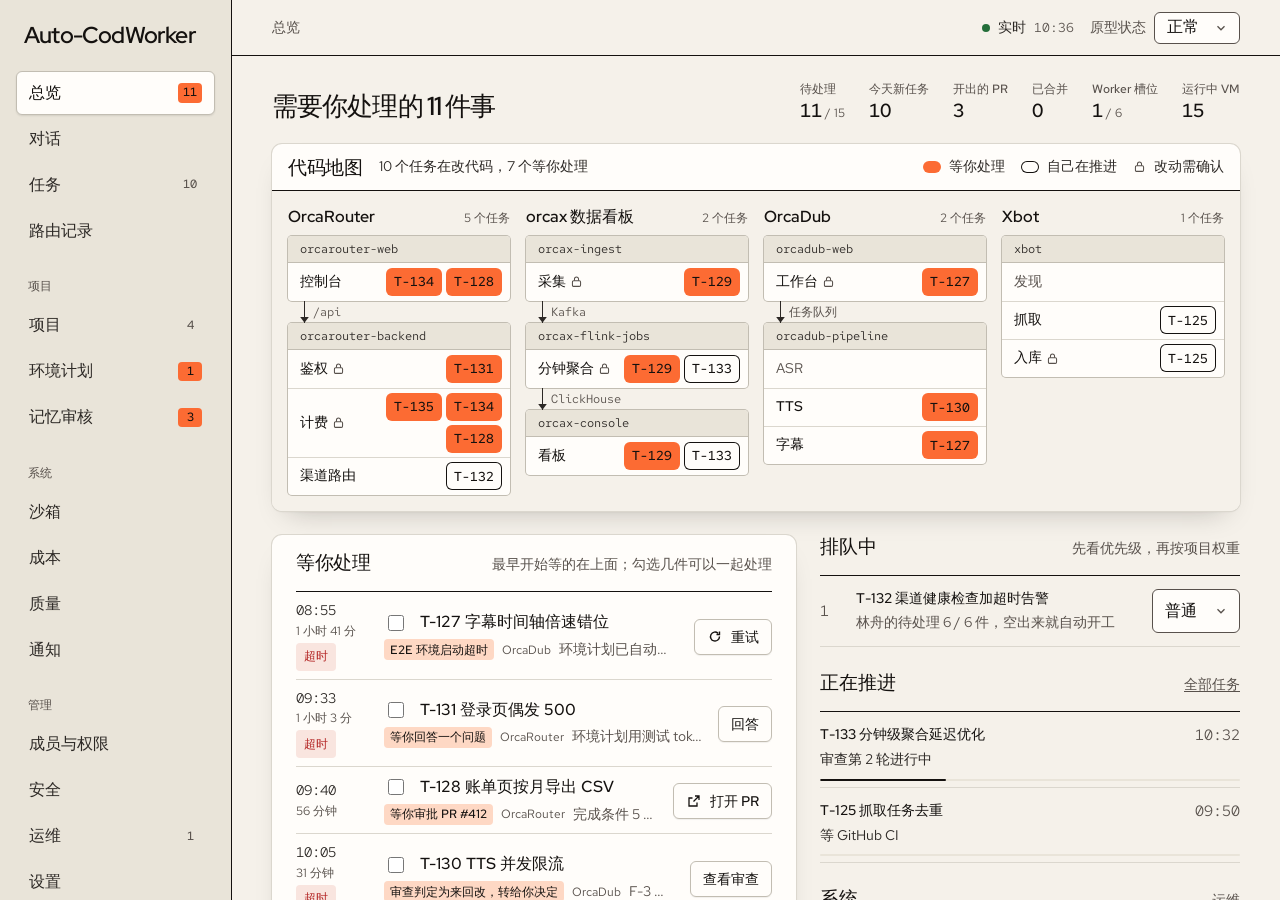
<file: prototype/index.html>
<!DOCTYPE html>
<html lang="zh-CN">
<head>
<meta charset="utf-8">
<meta name="viewport" content="width=device-width, initial-scale=1">
<title>Auto-CodWorker 控制台原型</title>
<meta name="description" content="Auto-CodWorker 控制台的可交互原型：需要你处理的事项、任务时间线与完成条件、路由记录、环境计划确认。">
<link rel="preload" href="./fonts/red-hat-text-latin-400-normal.woff2" as="font" type="font/woff2" crossorigin>
<link rel="stylesheet" href="./app.css">
</head>
<body>
<a class="skip" href="#main">跳到主要内容</a>
<div class="shell" id="shell">
  <aside class="side" id="side" aria-label="主导航">
    <a class="wordmark" href="#overview" aria-label="Auto-CodWorker 总览">Auto-CodWorker</a>
    <nav class="nav-group" aria-label="工作">
      <ul class="nav" id="nav-work"></ul>
    </nav>
    <nav class="nav-group" aria-label="项目">
      <span>项目</span>
      <ul class="nav" id="nav-proj"></ul>
    </nav>
    <nav class="nav-group" aria-label="系统">
      <span>系统</span>
      <ul class="nav" id="nav-sys"></ul>
    </nav>
    <nav class="nav-group" aria-label="管理">
      <span>管理</span>
      <ul class="nav" id="nav-admin"></ul>
    </nav>
    <div class="side-foot">
      <span>KaifengAn，管理</span>
      <span>原型使用示例数据，操作走 mock 接口</span>
    </div>
  </aside>
  <div class="main">
    <header class="bar">
      <button class="btn btn--line menu-btn" type="button" id="menu-btn" aria-expanded="false" aria-controls="side">
        <svg viewBox="0 0 16 16" aria-hidden="true"><path d="M2 4h12M2 8h12M2 12h12" stroke="currentColor" stroke-width="1.5" fill="none"/></svg>菜单
      </button>
      <div class="crumbs" id="crumbs"></div>
      <div class="spacer"></div>
      <span class="live" id="live" role="status" aria-live="off"></span>
      <label class="demo"><span>原型状态</span>
        <span class="select-wrap">
          <select class="select" id="demo" aria-label="原型数据状态">
            <option value="full">正常</option>
            <option value="loading">加载中</option>
            <option value="empty">空</option>
            <option value="error">出错</option>
          </select>
          <svg viewBox="0 0 16 16" aria-hidden="true"><path d="M4 6l4 4 4-4" stroke="currentColor" stroke-width="1.5" fill="none"/></svg>
        </span>
      </label>
    </header>
    <main id="main" class="page" tabindex="-1">
      <noscript><p>这个原型需要开启 JavaScript 才能切换页面和加载示例数据。</p></noscript>
    </main>
  </div>
</div>
<div id="toast-root" aria-live="polite"></div>
<script src="./data.js"></script>
<script src="./app.js"></script>
</body>
</html>
</file>
<file: prototype/app.css>
/* Hallmark · shape: app screen · genre: modern-minimal · theme: Furrow (chosen by the user, restyle of the Vantage build; the overview gains a code map) · redesign: restyle
 * nav: sidebar of 15 destinations in 4 groups, collapses to a menu under 60rem · signature: a code map of every project at once, a box per repo with call arrows, a row per module, a chip per task on each module it changes, one open as a notebook card · states: loading, empty, error, full on every data region
 * axes: light/grotesk-sans/warm-tangerine · posture: committed · contrast: pass · v2.0.0 */
/* Hallmark · tangerine is only ever a fill with ink on it (primary keys, the selected tab, the open pin, counts, the holding edge); green marks what passed; mono only for times, ids, commits, money and sizes */
@import url("./tokens.css");
@import url("./base.css");

:root {
  --color-warning: oklch(50% 0.12 65);
  --color-scrim: oklch(18% 0.006 60 / 0.35);
  --sidebar: 232px;
  --bar: 56px;
  --control: 44px;
  --font-mono: var(--font-outlier);
}

body { font-weight: 400; }
h1 { font-size: var(--text-display-s); font-weight: 600; line-height: 1; max-width: none; }
h2 { font-size: var(--text-lg); font-weight: 600; letter-spacing: -0.015em; line-height: 1.15; }
h3 { font-size: var(--text-title); font-weight: 500; letter-spacing: 0; }
small, .meta { font-size: var(--text-sm); color: var(--color-muted); }
.ink-2 { color: var(--color-ink-2); }
.num { font-variant-numeric: tabular-nums; }
.num .u { color: var(--color-muted); font-size: 0.8em; }
code, .code { font-family: var(--font-mono); font-size: 0.9em; color: var(--color-ink); }
td.num, .timeline time, .mono { font-family: var(--font-mono); font-size: 0.92em; font-variant-numeric: tabular-nums; }

#main:focus { outline: none; }

/* skip link */
.skip { position: absolute; left: var(--space-md); top: var(--space-md); z-index: var(--z-tooltip); padding: var(--space-xs) var(--space-md); background: var(--color-accent); color: var(--color-accent-ink); border-radius: var(--radius-card); transform: translateY(-200%); }
.skip:focus-visible { transform: none; }

/* shell */
.shell { display: grid; grid-template-columns: var(--sidebar) minmax(0, 1fr); height: 100dvh; }
.side { height: 100dvh; display: flex; flex-direction: column; gap: var(--space-lg); padding: var(--space-lg) var(--space-md); background: var(--color-paper-3); border-right: var(--rule-hair) solid var(--color-ink); overflow-y: auto; }
.wordmark { display: flex; align-items: baseline; gap: var(--space-xs); padding: 0 var(--space-xs); color: var(--color-ink); text-decoration: none; font: 600 var(--text-xl)/1 var(--font-display); letter-spacing: -0.035em; }
.wordmark:focus-visible { outline-offset: 4px; }
.nav { display: grid; gap: var(--space-3xs); margin: 0; padding: 0; list-style: none; }
.nav a { position: relative; display: flex; align-items: center; justify-content: space-between; gap: var(--space-xs); min-height: var(--control); padding: 0 var(--space-sm); border: var(--rule-hair) solid transparent; border-radius: var(--radius-pill); color: var(--color-ink-2); font-weight: 500; text-decoration: none; transition: background-color var(--dur-short) var(--ease-out), color var(--dur-short) var(--ease-out); }
.nav a::before { content: ""; position: absolute; inset: -4px 0; }
@media (hover: hover) { .nav a:hover { background: color-mix(in oklab, var(--color-paper-2) 60%, transparent); color: var(--color-ink); } }
.nav a:active { transform: translateY(1px); }
.nav a[aria-current="page"] { background: var(--color-paper-2); border-color: var(--color-rule-2); color: var(--color-ink); box-shadow: inset 0 1px 0 var(--color-sheet), 0 1px 2px var(--color-shade); }
.nav .count { min-width: 1.5rem; padding: 0 var(--space-2xs); border-radius: var(--radius-chip); background: var(--color-accent); color: var(--color-accent-ink); font: 500 var(--text-xs)/1.6 var(--font-mono); text-align: center; font-variant-numeric: tabular-nums; }
.nav .count--quiet { background: transparent; color: var(--color-muted); }
.nav-group { display: grid; gap: var(--space-xs); }
.nav-group > span { padding: 0 var(--space-sm); font-size: var(--text-xs); font-weight: 500; color: var(--color-muted); }
.side-foot { margin-top: auto; padding: var(--space-sm); border-top: var(--rule-hair) solid var(--color-ink); font-size: var(--text-sm); color: var(--color-muted); display: grid; gap: var(--space-2xs); }

.main { min-width: 0; height: 100dvh; overflow-y: auto; display: flex; flex-direction: column; }
.bar { position: sticky; top: 0; z-index: var(--z-sticky-nav); display: flex; align-items: center; gap: var(--space-md); min-height: var(--bar); padding: 0 var(--space-xl); background: var(--color-paper); border-bottom: var(--rule-hair) solid var(--color-ink); }
.bar .crumbs { display: flex; align-items: center; gap: var(--space-xs); min-width: 0; font-size: var(--text-sm); color: var(--color-muted); }
.bar .crumbs a { color: var(--color-ink-2); text-decoration: none; }
.bar .crumbs a:hover { color: var(--color-ink); text-decoration: underline; }
.bar .crumbs svg { width: 14px; height: 14px; flex-shrink: 0; }
.bar .spacer { flex: 1; }
.demo { display: flex; align-items: center; gap: var(--space-xs); font-size: var(--text-sm); color: var(--color-muted); }
.demo select { min-height: 32px; }
.live { display: inline-flex; align-items: center; gap: var(--space-xs); font-size: var(--text-sm); color: var(--color-ink-2); }
.live::before { content: ""; width: 8px; height: 8px; border-radius: 50%; background: var(--color-green); box-shadow: 0 0 0 0 color-mix(in oklab, var(--color-green) 50%, transparent); animation: beat 2.4s var(--ease-out) infinite; }
.live .mono { color: var(--color-muted); }
@keyframes beat { 0% { box-shadow: 0 0 0 0 color-mix(in oklab, var(--color-green) 45%, transparent); } 70%, 100% { box-shadow: 0 0 0 7px color-mix(in oklab, var(--color-green) 0%, transparent); } }

.page { width: 100%; max-width: var(--container); margin-inline: auto; padding: var(--space-lg) var(--space-xl) var(--space-3xl); display: grid; gap: var(--space-lg); }
.page-head { display: flex; align-items: flex-end; justify-content: space-between; gap: var(--space-lg); flex-wrap: wrap; }
.page-head p { color: var(--color-ink-2); margin-top: var(--space-xs); max-width: 60ch; }
.region { display: grid; grid-template-columns: minmax(0, 1fr); gap: var(--space-md); min-width: 0; }
.region-head { display: flex; align-items: baseline; justify-content: space-between; gap: var(--space-md); flex-wrap: wrap; }
.region-head p { color: var(--color-muted); font-size: var(--text-sm); }

/* controls */
.btn { position: relative; display: inline-flex; align-items: center; justify-content: center; gap: var(--space-xs); min-height: var(--control); padding: 0 var(--space-md); border: var(--rule-hair) solid color-mix(in oklab, var(--color-accent) 78%, var(--color-ink)); border-radius: var(--radius-pill); background: var(--color-accent); color: var(--color-accent-ink); font: 500 var(--text-sm)/1 var(--font-body); white-space: nowrap; text-decoration: none; cursor: pointer; box-shadow: inset 0 1px 0 color-mix(in oklab, var(--color-sheet) 32%, transparent), inset 0 -1px 0 color-mix(in oklab, var(--color-ink) 10%, transparent), 0 1px 2px color-mix(in oklab, var(--color-ink) 14%, transparent); transition: background-color var(--dur-short) var(--ease-out), border-color var(--dur-short) var(--ease-out), box-shadow var(--dur-short) var(--ease-out), transform var(--dur-micro) var(--ease-out); }
.btn::before { content: ""; position: absolute; inset: -4px; }
@media (hover: hover) { .btn:hover { background: color-mix(in oklab, var(--color-accent) 92%, var(--color-ink)); border-color: var(--color-ink); } }
.btn:active { transform: translateY(1px); box-shadow: inset 0 1px 2px color-mix(in oklab, var(--color-ink) 16%, transparent); }
.btn:focus-visible { outline: 2px solid var(--color-focus); outline-offset: 2px; }
.btn:disabled, .btn[aria-disabled="true"] { opacity: 0.55; cursor: not-allowed; transform: none; }
.btn[aria-busy="true"] { cursor: progress; }
.btn--line { background: var(--color-paper-2); color: var(--color-ink); border-color: var(--color-rule-2); box-shadow: inset 0 1px 0 var(--color-sheet), 0 1px 1px color-mix(in oklab, var(--color-ink) 6%, transparent); }
@media (hover: hover) { .btn--line:hover { background: var(--color-paper-2); border-color: var(--color-ink); } }
.btn--text { background: transparent; border-color: transparent; box-shadow: none; color: var(--color-ink); padding: 0 var(--space-xs); text-decoration: underline; text-decoration-thickness: 1px; text-underline-offset: 0.2em; }
@media (hover: hover) { .btn--text:hover { background: var(--color-paper-3); border-color: transparent; color: var(--color-ink); } }
.btn--text:active { box-shadow: none; }
.btn--danger { background: var(--color-paper-2); box-shadow: none; color: var(--color-error); border-color: var(--color-rule-2); }
@media (hover: hover) { .btn--danger:hover { background: var(--color-paper-3); border-color: var(--color-error); } }
.btn svg { width: 16px; height: 16px; flex-shrink: 0; }
.btn .spin { width: 14px; height: 14px; border: 2px solid currentColor; border-right-color: transparent; border-radius: 50%; animation: spin 700ms linear infinite; }
@keyframes spin { to { transform: rotate(360deg); } }
.actions { display: flex; gap: var(--space-xs); flex-wrap: wrap; justify-content: flex-end; }

.input, .select, .textarea { width: 100%; min-height: var(--control); padding: 0 var(--space-sm); border: var(--rule-hair) solid var(--color-muted); border-radius: var(--radius-pill); background: var(--color-paper-2); color: var(--color-ink); font: 400 var(--text-md)/1.4 var(--font-body); outline: 2px solid transparent; outline-offset: -3px; transition: background-color var(--dur-short) var(--ease-out), border-color var(--dur-short) var(--ease-out); }
.textarea { min-height: 6rem; padding: var(--space-xs) var(--space-sm); resize: vertical; line-height: 1.55; font-size: var(--text-md); }
.select { appearance: none; padding-right: var(--space-xl); background-image: none; cursor: pointer; }
.select-wrap { position: relative; display: inline-flex; }
.select-wrap > svg { position: absolute; right: var(--space-sm); top: 50%; width: 14px; height: 14px; transform: translateY(-50%); pointer-events: none; color: var(--color-muted); }
@media (hover: hover) { .input:hover, .select:hover, .textarea:hover { border-color: var(--color-ink); } }
.input:focus-visible, .select:focus-visible, .textarea:focus-visible { outline-color: var(--color-focus); border-color: var(--color-ink-2); }
.input:disabled, .select:disabled, .textarea:disabled { opacity: 0.55; cursor: not-allowed; }
.input[aria-invalid="true"], .textarea[aria-invalid="true"] { border-color: var(--color-error); }
.input::placeholder, .textarea::placeholder { color: var(--color-muted); }
.field { display: grid; gap: var(--space-2xs); }
.field label { font-size: var(--text-sm); font-weight: 500; color: var(--color-ink-2); }
.field .help { min-height: 1lh; font-size: var(--text-sm); color: var(--color-muted); }
.field .help[data-error] { color: var(--color-error); }
.check { display: inline-flex; align-items: center; gap: var(--space-xs); min-height: var(--control); cursor: pointer; }
.check input { width: 18px; height: 18px; accent-color: var(--color-accent); cursor: pointer; }
.check input:focus-visible { outline: 2px solid var(--color-focus); outline-offset: 2px; }

/* tabs */
.tabs { display: flex; justify-self: start; max-width: 100%; gap: var(--space-3xs); padding: var(--space-2xs); border-radius: var(--radius-pill); background: var(--color-paper-3); overflow-x: auto; scrollbar-width: none; }
.tabs a, .tabs button { position: relative; display: inline-flex; align-items: center; gap: var(--space-xs); min-height: 40px; padding: 0 var(--space-md); border: 0; border-radius: var(--radius-chip); background: transparent; color: var(--color-ink-2); font: 500 var(--text-sm)/1 var(--font-body); white-space: nowrap; text-decoration: none; cursor: pointer; transition: color var(--dur-short) var(--ease-out), background-color var(--dur-short) var(--ease-out); }
@media (hover: hover) { .tabs a:hover, .tabs button:hover { color: var(--color-ink); background: color-mix(in oklab, var(--color-paper-2) 70%, transparent); } }
.tabs a:active, .tabs button:active { transform: translateY(1px); }
.tabs [aria-selected="true"], .tabs [aria-current="page"] { color: var(--color-accent-ink); background: var(--color-accent); box-shadow: inset 0 1px 0 color-mix(in oklab, var(--color-sheet) 30%, transparent); }
@media (hover: hover) { .tabs [aria-current="page"]:hover { background: var(--color-accent); } }
.tabs .n { font: 500 var(--text-xs)/1 var(--font-mono); color: inherit; opacity: 0.75; font-variant-numeric: tabular-nums; }

/* tables */
.table-wrap { overflow-x: auto; }
.table { width: 100%; border-collapse: collapse; font-size: var(--text-sm); border-top: var(--rule-hair) solid var(--color-ink); }
.table th { text-align: left; font-weight: 500; color: var(--color-muted); padding: var(--space-xs) var(--space-sm); border-bottom: var(--rule-hair) solid var(--color-rule); white-space: nowrap; }
.table td { padding: var(--space-sm); border-bottom: var(--rule-hair) solid var(--color-rule); vertical-align: top; color: var(--color-ink-2); }
.table td:first-child, .table th:first-child { padding-left: 0; }
.table td:last-child, .table th:last-child { padding-right: 0; }
.table td.num, .table th.num { text-align: right; font-variant-numeric: tabular-nums; }
.table tbody tr { transition: background-color var(--dur-short) var(--ease-out); }
.table tbody tr[data-href] { cursor: pointer; }
@media (hover: hover) { .table tbody tr[data-href]:hover { background: color-mix(in oklab, var(--color-paper-2) 70%, transparent); } }
.table .title { color: var(--color-ink); font-weight: 500; text-decoration: none; white-space: nowrap; }
.table .title:hover { text-decoration: underline; }
.table code { overflow-wrap: anywhere; }
.table td[data-label="支持的形态"], .table td[data-label="并发"], .table td[data-label="状态"] { white-space: nowrap; }
@media (min-width: 60.01rem) { .table .actions { flex-wrap: nowrap; } }
.table .sub { display: block; margin-top: var(--space-3xs); color: var(--color-muted); }
.table tr[data-leaving] { opacity: 0.4; }

/* state words */
.state { display: inline-flex; align-items: center; gap: var(--space-2xs); white-space: nowrap; }
.state svg { width: 14px; height: 14px; flex-shrink: 0; }
.state--you { padding: 0.1em 0.5em; border-radius: var(--radius-chip); background: var(--color-accent-soft); color: var(--color-ink); font-weight: 500; }
.state--run { color: var(--color-ink); }
.state--wait { color: var(--color-muted); }
.state--fail { color: var(--color-error); }
.state--ok { padding: 0.1em 0.5em; border-radius: var(--radius-chip); background: var(--color-green-soft); color: var(--color-green); font-weight: 500; }
.state--warn { color: var(--color-warning); }
.sev { display: inline-block; min-width: 2.2rem; padding: 0 var(--space-2xs); border: var(--rule-hair) solid var(--color-rule-2); border-radius: var(--radius-chip); text-align: center; font: 500 var(--text-xs)/1.6 var(--font-mono); color: var(--color-ink-2); }
.sev--p0, .sev--p1 { border-color: var(--color-error); color: var(--color-error); }

/* figures */
.figures { display: grid; grid-template-columns: repeat(4, minmax(0, 1fr)); border-top: var(--rule-hair) solid var(--color-ink); }
.figure-item { display: grid; gap: var(--space-2xs); padding: var(--space-sm) var(--space-lg); border-left: var(--rule-hair) solid var(--color-rule); }
.figure-item:first-child { padding-left: 0; border-left: 0; }
.figure-item:last-child { padding-right: 0; }
.figure-item dt { font-size: var(--text-sm); color: var(--color-muted); white-space: nowrap; }
.figure-item dd { margin: 0; font: 600 var(--text-xl)/1.1 var(--font-display); font-variant-numeric: tabular-nums; letter-spacing: -0.035em; }
.figure-item dd .u { font: 400 var(--text-sm)/1 var(--font-body); color: var(--color-muted); letter-spacing: 0; }

/* the ticks frame from the theme */
.ticks { position: relative; padding: var(--space-lg); border-radius: var(--radius-card); background: var(--color-paper-2); box-shadow: 0 0 0 1px var(--color-rule), var(--shadow-card); }


/* well */
.link-ext { display: inline-flex; align-items: center; gap: var(--space-2xs); color: var(--color-ink-2); font-size: var(--text-sm); }
.link-ext svg { width: 14px; height: 14px; flex-shrink: 0; }
.well { padding: var(--space-lg); background: var(--color-paper-2); border: var(--rule-hair) solid var(--color-rule); border-radius: var(--radius-card); }
.health { display: flex; flex-wrap: wrap; gap: var(--space-xs) var(--space-lg); align-items: center; color: var(--color-ink-2); font-size: var(--text-sm); }

/* overview layout */
.two { display: grid; grid-template-columns: minmax(0, 2fr) minmax(0, 1fr); gap: var(--space-xl); align-items: start; }

/* ticket detail */
.ticket-head { display: grid; gap: var(--space-sm); }
.ticket-head .line { display: flex; flex-wrap: wrap; gap: var(--space-xs) var(--space-lg); color: var(--color-muted); font-size: var(--text-sm); }
.ticket-head .line a { color: var(--color-ink-2); }
.ticket-state { display: flex; align-items: center; justify-content: space-between; gap: var(--space-md); flex-wrap: wrap; padding: var(--space-md) var(--space-lg); background: var(--color-paper-2); border: var(--rule-hair) solid var(--color-rule); border-radius: var(--radius-card); }
.ticket-state p { color: var(--color-ink); }
.detail { display: grid; grid-template-columns: minmax(0, 1fr) 380px; gap: var(--space-xl); align-items: start; }
.aside { display: grid; gap: var(--space-lg); }

.timeline { list-style: none; margin: 0; padding: 0; display: grid; }
.timeline li { display: grid; grid-template-columns: 64px 18px minmax(0, 1fr); gap: var(--space-sm); padding-bottom: var(--space-md); }
.timeline time { font-size: var(--text-sm); color: var(--color-muted); font-variant-numeric: tabular-nums; padding-top: var(--space-3xs); }
.timeline .rail { position: relative; display: flex; justify-content: center; }
.timeline .rail::before { content: ""; position: absolute; top: 20px; bottom: calc(-1 * var(--space-md)); left: 50%; width: 1px; background: var(--color-rule); }
.timeline li:last-child .rail::before { display: none; }
.timeline .rail svg { width: 16px; height: 16px; margin-top: var(--space-2xs); color: var(--color-muted); }
.timeline .body { display: grid; gap: var(--space-2xs); min-width: 0; }
.timeline .what { color: var(--color-ink); font-weight: 500; }
.timeline .detail-line { font-size: var(--text-sm); color: var(--color-muted); overflow-wrap: anywhere; }
.timeline li[data-kind="report"] .rail svg, .timeline li[data-kind="gate"] .rail svg { color: var(--color-ink); }
.timeline li[data-fail] .rail svg, .timeline li[data-fail] .what { color: var(--color-error); }
.timeline li[data-live] .rail svg { color: var(--color-accent-ink); background: var(--color-accent); border-radius: 50%; padding: var(--space-3xs); width: 18px; height: 18px; }
.timeline li[data-kind="shield"] .rail svg { color: var(--color-ink); }
.timeline li.new { animation: rise var(--dur-long) var(--ease-out); }
@keyframes rise { from { opacity: 0; transform: translateY(4px); } to { opacity: 1; transform: none; } }

.checklist { list-style: none; margin: 0; padding: 0; display: grid; }
.checklist li { display: grid; grid-template-columns: 20px minmax(0, 1fr); gap: var(--space-sm); padding: var(--space-sm) 0; border-top: var(--rule-hair) solid var(--color-rule); }
.checklist li:first-child { border-top: 0; padding-top: 0; }
.checklist svg { width: 18px; height: 18px; margin-top: var(--space-3xs); }
.checklist [data-r="pass"] svg { color: var(--color-green); }
.checklist [data-r="fail"] svg, .checklist [data-r="fail"] .t { color: var(--color-error); }
.checklist [data-r="wait"] svg { color: var(--color-muted); }
.checklist .t { color: var(--color-ink); font-weight: 500; }
.ranked li { grid-template-columns: 4rem minmax(0, 1fr); }
.checklist .s { display: block; font-size: var(--text-sm); color: var(--color-muted); }

dl.facts { display: grid; grid-template-columns: max-content minmax(0, 1fr); gap: var(--space-sm) var(--space-lg); margin: 0; }
dl.facts dt { color: var(--color-muted); font-size: var(--text-sm); padding-top: var(--space-3xs); }
dl.facts dd { margin: 0; color: var(--color-ink); }
dl.facts dd ul { margin: 0; padding-left: var(--space-md); }

/* chat */
.chat { display: grid; grid-template-columns: minmax(0, 1fr) 300px; gap: var(--space-xl); align-items: start; }
.thread { display: grid; gap: var(--space-lg); padding-bottom: var(--space-md); }
.msg { display: grid; gap: var(--space-xs); max-width: 72ch; }
.msg .who { font-size: var(--text-sm); color: var(--color-muted); }
.msg--me { justify-self: end; text-align: left; }
.msg--me .bubble { background: var(--color-paper-3); padding: var(--space-sm) var(--space-md); border-radius: var(--radius-card); color: var(--color-ink); }
.msg--router .bubble { color: var(--color-ink); }
.route-card { display: grid; gap: var(--space-md); margin-top: var(--space-xs); }
.route-card .opts { display: flex; flex-wrap: wrap; gap: var(--space-xs); }
.composer { position: sticky; bottom: 0; display: grid; gap: var(--space-xs); padding: var(--space-md) 0 var(--space-lg); background: var(--color-paper); border-top: var(--rule-hair) solid var(--color-rule); }
.composer .row { display: flex; gap: var(--space-sm); align-items: flex-end; }
.composer .row .textarea { min-height: 3rem; }

/* env diagram */
.diagram { width: 100%; height: auto; }
.diagram .box { fill: var(--color-paper-2); stroke: var(--color-ink); stroke-width: 1; }
.diagram .box--app { stroke: var(--color-ink); stroke-width: 2; }
.diagram .box--mock { stroke-dasharray: 4 4; }
.diagram .edge { fill: none; stroke: var(--color-muted); stroke-width: 1.25; }
.diagram .head { fill: var(--color-muted); }
.diagram text { fill: var(--color-ink); font-family: var(--font-body); font-size: 13px; }
.diagram .q { fill: var(--color-muted); font-size: 11.5px; }

.attempts { list-style: none; margin: 0; padding: 0; display: grid; gap: var(--space-sm); counter-reset: n; }
.attempts li { display: grid; grid-template-columns: 88px minmax(0, 1fr); gap: var(--space-md); font-size: var(--text-sm); color: var(--color-ink-2); }
.attempts li > span:first-child { color: var(--color-muted); }

/* settings */
.form-grid { display: grid; grid-template-columns: repeat(2, minmax(0, 1fr)); gap: var(--space-md) var(--space-xl); max-width: 760px; }
.savebar { position: sticky; bottom: 0; z-index: var(--z-sticky); display: flex; align-items: center; justify-content: space-between; gap: var(--space-md); padding: var(--space-md) var(--space-lg); background: var(--color-paper-2); border-radius: var(--radius-card); box-shadow: 0 0 0 1px var(--color-ink), var(--shadow-lift); }

/* memory */
.proposal { display: grid; grid-template-columns: minmax(0, 1fr) auto; gap: var(--space-md) var(--space-lg); padding: var(--space-lg) 0; border-top: var(--rule-hair) solid var(--color-rule); }
.proposal:first-child { border-top: 0; padding-top: 0; }
.proposal blockquote { margin: 0; padding-left: var(--space-md); border-left: 2px solid var(--color-rule-2); color: var(--color-ink); }
.proposal .from { grid-column: 1 / -1; font-size: var(--text-sm); color: var(--color-muted); }

/* bars in the cost table */
.bar-cell { display: flex; align-items: center; gap: var(--space-sm); min-width: 160px; }
.bar-cell .track { flex: 1; height: 6px; background: var(--color-paper-3); border-radius: var(--radius-pill); overflow: hidden; }
.bar-cell .fill { height: 100%; background: var(--color-ink-2); border-radius: var(--radius-pill); transform-origin: left; }

/* states */
.skeleton { display: grid; gap: var(--space-sm); }
.skeleton span { display: block; height: 14px; border-radius: var(--radius-card); background: var(--color-paper-3); }
.skeleton span:nth-child(3n) { width: 62%; }
.skeleton span:nth-child(3n+1) { width: 88%; }
.skeleton span:nth-child(3n+2) { width: 74%; }
.empty, .error { display: grid; gap: var(--space-xs); justify-items: start; padding: var(--space-xl) 0; }
.empty p, .error p { color: var(--color-ink-2); }
.error h3 { color: var(--color-error); }
.inline-error { color: var(--color-error); font-size: var(--text-sm); }
.note { font-size: var(--text-sm); color: var(--color-muted); }

/* toast for undo */
.toast { position: fixed; left: 50%; bottom: var(--space-lg); z-index: var(--z-toast); display: flex; align-items: center; gap: var(--space-md); width: max-content; max-width: min(36rem, calc(100% - 2 * var(--space-md))); padding: var(--space-sm) var(--space-sm) var(--space-sm) var(--space-md); background: var(--color-ink); border: 0; border-radius: var(--radius-card); color: var(--color-paper-2); box-shadow: var(--shadow-lift); transform: translateX(-50%); animation: rise var(--dur-short) var(--ease-out); }
.toast .btn--text { color: var(--color-paper-2); }
@media (hover: hover) { .toast .btn--text:hover { background: var(--color-ink-2); color: var(--color-paper-2); } }


/* utilities added in round 2 */
.ink { color: var(--color-ink); }
.attn { padding: 0.1em 0.5em; border-radius: var(--radius-chip); background: var(--color-accent-soft); color: var(--color-ink); font-weight: 500; }
.warn-line { display: flex; gap: var(--space-xs); align-items: flex-start; color: var(--color-warning); }
.warn-line svg { width: 14px; height: 14px; flex-shrink: 0; margin-top: var(--space-2xs); }
.stack-sm { display: grid; gap: var(--space-sm); }
.stack-md { display: grid; gap: var(--space-md); }
.stack-xl { display: grid; gap: var(--space-xl); }
.actions--start { justify-content: flex-start; }
.head-gap { margin-bottom: var(--space-md); }
.sub-head { margin-top: var(--space-lg); }
.inline-link { margin-left: var(--space-sm); }
.plain-list { margin: 0; padding-left: var(--space-md); }
.filters { display: flex; gap: var(--space-md); flex-wrap: wrap; align-items: flex-end; }
.filters .field { min-width: 12rem; }
.field--narrow { max-width: 360px; }
.select-wrap--block { display: flex; }
.checks { border: 0; margin: 0; padding: 0; display: grid; gap: var(--space-2xs); }
.checks legend { margin-bottom: var(--space-xs); }
.figures--2 { grid-template-columns: repeat(2, minmax(0, 1fr)); }
.figures--2 .figure-item:nth-child(3) { padding-left: 0; border-left: 0; }
.figures--2 .figure-item:nth-child(2) { padding-right: 0; }
.facts dd .sub { display: block; margin-top: var(--space-3xs); font-size: var(--text-sm); color: var(--color-muted); }
.facts--wide { grid-template-columns: 6rem minmax(0, 1fr); }
.diagram .box--new { fill: var(--color-accent-soft); stroke: var(--color-ink); stroke-width: 1.5; }
.ticket-state--ask { display: grid; grid-template-columns: minmax(0, 1fr) minmax(0, 1fr); align-items: start; gap: var(--space-lg); }
.ticket-state--ask p { color: var(--color-ink); }
@media (max-width: 60rem) { .ticket-state--ask { grid-template-columns: minmax(0, 1fr); } }

.table td[data-label="项目"] a { white-space: nowrap; }
.crumb { display: inline-flex; align-items: center; gap: var(--space-xs); white-space: nowrap; flex-shrink: 0; }
.bar .crumbs { overflow: hidden; }
.bar .crumbs > span:last-child { white-space: nowrap; overflow: hidden; text-overflow: ellipsis; min-width: 0; }
.diagram-wrap { overflow-x: auto; }
.diagram-wrap .diagram { min-width: 640px; }

/* round 3 */
.proto { display: flex; flex-wrap: wrap; align-items: center; gap: var(--space-xs); padding: var(--space-xs) var(--space-md); border: var(--rule-hair) dashed var(--color-muted); border-radius: var(--radius-card); font-size: var(--text-sm); color: var(--color-muted); }
.form-narrow { max-width: 640px; }
.dep-list { display: none; margin: 0; padding-left: var(--space-md); color: var(--color-ink-2); }
.feishu { margin: var(--space-md) 0 0; display: grid; gap: var(--space-xs); max-width: 420px; }
.feishu-card { display: grid; gap: var(--space-xs); padding: var(--space-md); border: var(--rule-hair) solid var(--color-rule-2); border-radius: var(--radius-card); background: var(--color-paper-2); color: var(--color-ink); }
.feishu-btn { display: inline-flex; align-items: center; min-height: 28px; padding: 0 var(--space-sm); border: var(--rule-hair) solid var(--color-rule-2); border-radius: var(--radius-card); font-size: var(--text-sm); color: var(--color-ink); }
@media (max-width: 40rem) { .diagram-wrap { display: none; } .dep-list { display: grid; gap: var(--space-2xs); } }

/* round 4 */
.chips { display: flex; flex-wrap: wrap; gap: var(--space-xs); }
.chip { position: relative; display: inline-flex; align-items: center; gap: var(--space-xs); min-height: 36px; padding: 0 var(--space-sm); border: var(--rule-hair) solid var(--color-rule-2); border-radius: var(--radius-pill); background: var(--color-paper-2); color: var(--color-ink-2); font: 500 var(--text-sm)/1 var(--font-body); cursor: pointer; transition: background-color var(--dur-short) var(--ease-out), border-color var(--dur-short) var(--ease-out); }
.chip::before { content: ""; position: absolute; inset: -6px 0; }
.chip .n { color: inherit; opacity: 0.7; font: 500 var(--text-xs)/1 var(--font-mono); font-variant-numeric: tabular-nums; }
@media (hover: hover) { .chip:hover { border-color: var(--color-ink); } }
.chip:active { transform: translateY(1px); }
.chip:focus-visible { outline: 2px solid var(--color-focus); outline-offset: 2px; }
.chip[aria-pressed="true"] { border-color: color-mix(in oklab, var(--color-accent) 78%, var(--color-ink)); background: var(--color-accent); color: var(--color-accent-ink); }
.chip:disabled { opacity: 0.55; cursor: not-allowed; transform: none; }

/* responsive */
.btn.menu-btn { display: none; }
@media (max-width: 75rem) {
  .detail, .chat, .two { grid-template-columns: minmax(0, 1fr); }
  .aside { position: static; }
}
@media (max-width: 60rem) {
  .shell { grid-template-columns: minmax(0, 1fr); }
  .side { position: fixed; inset: 0 auto 0 0; z-index: var(--z-modal); width: min(280px, 86%); transform: translateX(-102%); transition: transform var(--dur-long) var(--ease-out); }
  .shell[data-menu="open"] .side { transform: none; }
  .scrim { position: fixed; inset: 0; z-index: var(--z-sticky-nav); background: var(--color-scrim); }
  .btn.menu-btn { display: inline-flex; }
  .bar { padding: 0 var(--space-md); }
  .page { padding: var(--space-lg) var(--space-md) var(--space-2xl); }
  .figures { grid-template-columns: repeat(2, minmax(0, 1fr)); }
  .figure-item:nth-child(3) { padding-left: 0; border-left: 0; }
  .figure-item:nth-child(2) { padding-right: 0; }
  .form-grid { grid-template-columns: minmax(0, 1fr); }
  .demo span { display: none; }
  .nav a, .btn, .tabs a, .tabs button { font-size: var(--text-md); }
}
@media (max-width: 60rem) {
  .table--stack thead { display: none; }
  .table--stack, .table--stack tbody, .table--stack tr, .table--stack td { display: block; width: 100%; }
  .table--stack tr { padding: var(--space-sm) 0; border-bottom: var(--rule-hair) solid var(--color-rule); }
  .table--stack td { border: 0; padding: var(--space-2xs) 0; display: grid; grid-template-columns: 7rem minmax(0, 1fr); gap: var(--space-sm); }
  .table--stack td::before { content: attr(data-label); color: var(--color-muted); }
  .table--stack td[data-label=""] { grid-template-columns: minmax(0, 1fr); }
  .table--stack td[data-label=""]::before { display: none; }
  .table--stack td > * { grid-column: 2; }
  .table--stack td[data-label=""] > * { grid-column: 1 / -1; }
  .table--stack td.num { text-align: left; }
}
@media (max-width: 40rem) {
  .actions { justify-content: flex-start; }
  .timeline li { grid-template-columns: 48px 16px minmax(0, 1fr); gap: var(--space-xs); }
  .proposal { grid-template-columns: minmax(0, 1fr); }
  .attempts li { grid-template-columns: minmax(0, 1fr); gap: var(--space-2xs); }
  .bar .crumbs .hide-sm { display: none; }
}
@media (prefers-reduced-motion: reduce) {
  .btn, .chip, .nav a, .tabs a, .tabs button, .side, .input, .select, .textarea, .table tbody tr { transition: none; }
  .timeline li.new, .toast { animation: none; }
  .btn .spin { animation: spin 1400ms linear infinite; }
}
.nowrap { white-space: nowrap; }

/* ---------- the code map on the overview: projects side by side, a box per repo, a row per module, a chip per task ---------- */
.vh { position: absolute; width: 1px; height: 1px; overflow: hidden; clip-path: inset(50%); white-space: nowrap; }
.cmap-panel .panel__head { flex-wrap: wrap; }
.cmap__status { flex: 1 1 16rem; display: flex; align-items: baseline; gap: var(--space-xs); min-width: 0; margin: 0; overflow: hidden; font-size: var(--text-sm); color: var(--color-ink-2); white-space: nowrap; }
.cmap__status b { flex: none; font-weight: 500; color: var(--color-ink); }
.cmap__status span { overflow: hidden; color: var(--color-muted); text-overflow: ellipsis; }
.cmap__body { padding: var(--space-md); border-top: var(--rule-hair) solid var(--color-ink); background: var(--color-paper); }
.cmap { display: grid; grid-template-columns: repeat(auto-fit, minmax(13rem, 1fr)); gap: var(--space-lg) var(--space-md); align-items: start; }
.cmap__proj { display: grid; min-width: 0; }
@media (max-width: 40rem) {
  .cmap { grid-template-columns: none; grid-auto-flow: column; grid-auto-columns: minmax(15rem, 82%); padding: var(--space-3xs) var(--space-3xs) var(--space-xs); overflow-x: auto; overscroll-behavior-x: contain; scroll-snap-type: x mandatory; }
  .cmap__proj { scroll-snap-align: start; }
  .cmap-panel .legend { display: none; }
}
.cmap__proj h3 { display: flex; align-items: baseline; justify-content: space-between; gap: var(--space-xs); margin: 0 0 var(--space-xs); font: 600 var(--text-md)/1.3 var(--font-display); }
.cmap__proj h3 a { color: inherit; text-decoration: none; }
@media (hover: hover) { .cmap__proj h3 a:hover { text-decoration: underline; } }
.cmap__n { font: 400 var(--text-xs)/1 var(--font-body); color: var(--color-muted); }
.cmap__link { position: relative; display: flex; align-items: center; gap: var(--space-xs); height: 22px; margin: 0; padding-left: var(--space-md); font: 400 var(--text-xs)/1 var(--font-mono); color: var(--color-muted); }
.cmap__link i { position: relative; width: 1px; height: 100%; background: var(--color-ink-2); }
.cmap__link i::after { content: ""; position: absolute; left: -4px; bottom: 0; width: 9px; height: 6px; background: var(--color-ink-2); clip-path: polygon(0 0, 100% 0, 50% 100%); }
.repo { border-radius: var(--radius-chip); background: var(--color-paper-2); box-shadow: 0 0 0 1px var(--color-rule-2); overflow: hidden; }
.repo__name { margin: 0; padding: var(--space-2xs) var(--space-sm); border-bottom: 1px solid var(--color-rule-2); background: var(--color-paper-3); font: 400 var(--text-xs)/1.5 var(--font-mono); color: var(--color-ink-2); overflow: hidden; white-space: nowrap; text-overflow: ellipsis; }
.repo__mods { margin: 0; padding: 0; list-style: none; }
.mod { display: flex; align-items: center; justify-content: space-between; gap: var(--space-xs); min-height: 38px; padding: var(--space-2xs) var(--space-xs) var(--space-2xs) var(--space-sm); }
.mod + .mod { border-top: 1px solid var(--color-rule); }
.mod__name { display: inline-flex; align-items: center; gap: var(--space-2xs); font-size: var(--text-sm); font-weight: 500; white-space: nowrap; }
.mod.is-idle .mod__name { font-weight: 400; color: var(--color-muted); }
.mod__lock { display: inline-grid; color: var(--color-muted); }
.mod__lock svg { width: 13px; height: 13px; }
.mod__tasks { display: flex; flex-wrap: wrap; justify-content: flex-end; gap: var(--space-2xs); }
.mchip { position: relative; display: inline-flex; align-items: center; gap: var(--space-2xs); height: 28px; padding: 0 var(--space-xs); border-radius: var(--radius-pill); background: var(--color-paper-2); box-shadow: inset 0 0 0 1px var(--color-ink); color: var(--color-ink); font: 500 0.8125rem/1 var(--font-mono); text-decoration: none; white-space: nowrap; transition: opacity var(--dur-short) var(--ease-out), box-shadow var(--dur-short) var(--ease-out); }
.mchip::after { content: ""; position: absolute; inset: -6px -2px; }
.mchip[data-you="true"] { background: var(--color-accent); box-shadow: none; color: var(--color-accent-ink); }
.mchip:active { transform: translateY(1px); }
.mchip:focus-visible { outline: 2px solid var(--color-focus); outline-offset: 2px; }
.cmap.is-hover .mchip:not(.is-hot) { opacity: 0.35; }
.mchip.is-hot { box-shadow: 0 0 0 2px var(--color-ink); }
.key { display: inline-block; width: 18px; height: 12px; border-radius: var(--radius-pill); box-shadow: inset 0 0 0 1px var(--color-ink); }
.key--you { background: var(--color-accent); box-shadow: none; }
.legend svg { width: 13px; height: 13px; color: var(--color-muted); }
.legend { display: flex; flex-wrap: wrap; gap: var(--space-xs) var(--space-md); margin: 0; padding: 0; list-style: none; font-size: var(--text-sm); color: var(--color-ink-2); }
.legend li { display: inline-flex; align-items: center; gap: var(--space-xs); }

/* ---------- Furrow: the notebook card ---------- */
.entry { position: relative; border-radius: var(--radius-entry); background: var(--color-paper-2); color: var(--color-ink); box-shadow: 0 0 0 1px var(--color-ink), var(--shadow-lift); overflow: hidden; }
.entry__head { display: flex; flex-wrap: wrap; align-items: baseline; gap: var(--space-2xs) var(--space-sm); padding: var(--space-sm) var(--space-md); background: var(--color-ink); color: var(--color-paper-2); }
.entry__kind { display: inline-flex; align-items: center; gap: var(--space-xs); font-size: var(--text-sm); font-weight: 500; }
.entry__kind .mark { width: 8px; height: 8px; border-radius: 50%; background: var(--color-paper-2); }
.entry[data-k="you"] .entry__kind .mark { border-radius: 1px; rotate: 45deg; background: var(--color-accent); }
.entry[data-k="fail"] .entry__kind .mark { background: var(--color-on-ink-fail); }
.entry[data-k="done"] .entry__kind .mark { background: var(--color-on-ink-ok); }
.entry[data-k="wait"] .entry__kind .mark, .entry[data-k="dropped"] .entry__kind .mark { background: transparent; box-shadow: inset 0 0 0 1.5px var(--color-paper-2); }
.entry__date { justify-self: end; font-size: 0.8125rem; color: var(--color-on-ink-muted); text-align: right; }
.entry__date .mono { font-size: 1em; color: var(--color-paper-2); }
.entry__time { grid-column: 1 / -1; font: 600 2.25rem/0.9 var(--font-display); font-variant-numeric: tabular-nums; letter-spacing: -0.02em; }
.entry__cells { display: grid; grid-template-columns: 1fr 1fr; margin: 0; background: linear-gradient(var(--color-grid) 1px, transparent 1px) 0 0 / 8px 8px, linear-gradient(90deg, var(--color-grid) 1px, transparent 1px) 0 0 / 8px 8px, var(--color-paper-2); }
.entry__cells > div { display: grid; align-content: start; gap: var(--space-2xs); min-height: 60px; min-width: 0; padding: var(--space-sm) var(--space-md); border-bottom: 1px solid var(--color-ink); }
.entry__cells > div:not(.wide):nth-child(even of :not(.wide)) { border-left: 1px solid var(--color-ink); }
.entry__cells > .wide { grid-column: 1 / -1; }
.entry__cells dt { font-size: 0.75rem; font-weight: 500; line-height: 1; color: var(--color-muted); }
.entry__cells dd { margin: 0; font-size: var(--text-sm); font-weight: 500; line-height: 1.35; color: var(--color-ink-2); overflow-wrap: anywhere; }
.entry__cells dd .ink { color: var(--color-ink); }
.entry__keys { display: flex; flex-wrap: wrap; gap: var(--space-xs); padding: var(--space-sm); }
.entry__keys .btn { flex: 1 1 auto; min-height: 48px; }
.entry__keys--in { padding: 0; }
.entry__form { display: grid; gap: var(--space-sm); padding: var(--space-md); }
.entry__q { color: var(--color-ink); font-weight: 500; }
.entry__body { display: grid; gap: var(--space-xs); padding: var(--space-lg); }
.entry--still { box-shadow: 0 0 0 1px var(--color-ink), var(--shadow-card); }

/* ---------- Furrow: sheets and the ticket top ---------- */
.sheet { padding: var(--space-lg) var(--space-xl) var(--space-xl); border-radius: var(--radius-card); background: var(--color-paper-2); box-shadow: 0 0 0 1px var(--color-rule), var(--shadow-card); }
.ticket-top { display: grid; grid-template-columns: minmax(0, 1fr) 380px; gap: var(--space-xl); align-items: start; }
.ticket-head { align-content: start; }
.ticket-head h1 { max-width: 22ch; }

@media (max-width: 75rem) { .aside { order: -1; grid-template-columns: repeat(auto-fit, minmax(min(100%, 320px), 1fr)); align-items: start; } }
@media (max-width: 60rem) {
  .sheet { padding: var(--space-md); }
}
@media (prefers-reduced-motion: reduce) { .mchip { transition: none; } }

/* ---------- overview as a working screen: inbox on the left, the map beside it ---------- */
.ov-head { display: flex; flex-wrap: wrap; align-items: flex-end; justify-content: space-between; gap: var(--space-md) var(--space-xl); }
.ov-head__text { display: grid; gap: var(--space-xs); }
.ov-head__text p { color: var(--color-ink-2); max-width: 60ch; }
.ministats { display: flex; flex-wrap: wrap; gap: var(--space-xs) var(--space-lg); margin: 0; }
.ministats > div { display: grid; gap: var(--space-3xs); }
.ministats dt { font-size: var(--text-xs); font-weight: 500; color: var(--color-muted); white-space: nowrap; }
.ministats dd { margin: 0; font: 600 var(--text-lg)/1 var(--font-display); font-variant-numeric: tabular-nums; }
.ministats dd .u { font: 400 var(--text-xs)/1 var(--font-body); color: var(--color-muted); }
.ov-grid { display: grid; grid-template-columns: minmax(0, 1.25fr) minmax(0, 1fr); gap: var(--space-lg); align-items: start; }
.ov-main, .ov-side { display: grid; gap: var(--space-lg); min-width: 0; }
.ov-main .sheet { padding: var(--space-md) var(--space-lg) var(--space-sm); }
.inbox { list-style: none; margin: 0; padding: 0; border-top: var(--rule-hair) solid var(--color-ink); }
.inbox__item { display: grid; grid-template-columns: 3.25rem minmax(0, 1fr) auto; gap: var(--space-xs) var(--space-md); align-items: start; padding: var(--space-sm) 0; border-bottom: var(--rule-hair) solid var(--color-rule); transition: background-color var(--dur-short) var(--ease-out); }
.inbox__item:last-child { border-bottom: 0; }
@media (hover: hover) { .inbox__item:hover { background: linear-gradient(90deg, transparent, color-mix(in oklab, var(--color-paper-3) 55%, transparent) 12%, color-mix(in oklab, var(--color-paper-3) 55%, transparent) 88%, transparent); } }
.inbox__item.is-sel .inbox__time { color: var(--color-ink); }
.inbox__time { padding-top: var(--space-3xs); color: var(--color-muted); }
.inbox__main { display: grid; gap: var(--space-2xs); min-width: 0; }
.inbox__main .title { color: var(--color-ink); font-weight: 500; text-decoration: none; }
@media (hover: hover) { .inbox__main .title:hover { text-decoration: underline; } }
.inbox__why { font-size: var(--text-sm); color: var(--color-ink-2); }
.inbox__meta { display: flex; flex-wrap: wrap; gap: var(--space-2xs) var(--space-md); font-size: var(--text-sm); color: var(--color-muted); }
.inbox__meta a { color: var(--color-ink-2); }
.inbox .actions { padding-top: var(--space-3xs); }
.inbox .btn { min-height: 36px; padding: 0 var(--space-sm); }
.well--row { display: flex; flex-wrap: wrap; align-items: center; justify-content: space-between; gap: var(--space-sm) var(--space-md); padding: var(--space-sm) var(--space-md); }
.panel { border-radius: var(--radius-card); background: var(--color-paper-2); box-shadow: 0 0 0 1px var(--color-rule), var(--shadow-card); overflow: hidden; }
.panel__head { display: flex; flex-wrap: wrap; align-items: center; justify-content: space-between; gap: var(--space-xs) var(--space-md); padding: var(--space-sm) var(--space-md); }
.panel__foot { display: grid; gap: var(--space-2xs); padding: var(--space-sm) var(--space-md); }
.runlist { list-style: none; margin: 0; padding: 0; border-top: var(--rule-hair) solid var(--color-ink); }
.runlist li { position: relative; display: grid; grid-template-columns: minmax(0, 1fr) auto; gap: var(--space-3xs) var(--space-md); padding: var(--space-sm) 0 var(--space-md); border-bottom: var(--rule-hair) solid var(--color-rule); }
.runlist .title { color: var(--color-ink); font-weight: 500; text-decoration: none; font-size: var(--text-sm); white-space: nowrap; overflow: hidden; text-overflow: ellipsis; }
@media (hover: hover) { .runlist .title:hover { text-decoration: underline; } }
.runlist time { grid-row: 1; grid-column: 2; color: var(--color-muted); }
.runlist__state { grid-column: 1 / -1; font-size: var(--text-sm); color: var(--color-ink-2); }
.runlist__bar { position: absolute; left: 0; right: 0; bottom: 6px; height: 2px; border-radius: 2px; background: var(--color-paper-3); overflow: hidden; }
.runlist li[data-k="run"] .runlist__bar::after { content: ""; position: absolute; inset: 0; width: 30%; background: var(--color-ink); border-radius: inherit; animation: scan 2.2s var(--ease-in-out) infinite; }
@keyframes scan { from { transform: translateX(-100%); } to { transform: translateX(340%); } }

@keyframes fade-in { from { opacity: 0; } to { opacity: 1; } }

@media (max-width: 75rem) { .ov-grid { grid-template-columns: minmax(0, 1fr); } .ov-side { grid-template-columns: repeat(auto-fit, minmax(min(100%, 360px), 1fr)); } }
@media (max-width: 40rem) { .inbox__item { grid-template-columns: minmax(0, 1fr); } .inbox__time { padding: 0; } .bar .live { display: none; } }
@media (prefers-reduced-motion: reduce) { .live::before, .runlist li[data-k="run"] .runlist__bar::after, .inbox__item { animation: none; transition: none; } }
.timeline li[data-live] .rail svg { animation: beat-ink 2.4s var(--ease-out) infinite; }
@keyframes beat-ink { 0% { box-shadow: 0 0 0 0 color-mix(in oklab, var(--color-accent) 55%, transparent); } 70%, 100% { box-shadow: 0 0 0 7px color-mix(in oklab, var(--color-accent) 0%, transparent); } }
@media (prefers-reduced-motion: reduce) { .timeline li[data-live] .rail svg { animation: none; } }

/* small keys in table cells: counts, versions and ids you can open */
.cbtns { display: flex; flex-wrap: wrap; gap: var(--space-xs); }
.cbtn { position: relative; display: inline-flex; align-items: center; gap: var(--space-2xs); min-height: 32px; padding: 0 var(--space-sm); border: var(--rule-hair) solid var(--color-rule-2); border-radius: var(--radius-pill); background: var(--color-paper-2); color: var(--color-ink); font: 500 var(--text-sm)/1 var(--font-body); white-space: nowrap; text-decoration: none; box-shadow: inset 0 1px 0 var(--color-sheet), 0 1px 1px color-mix(in oklab, var(--color-ink) 6%, transparent); transition: border-color var(--dur-short) var(--ease-out), background-color var(--dur-short) var(--ease-out); }
.cbtn::before { content: ""; position: absolute; inset: -6px -2px; }
.cbtn .mono { font-size: 0.92em; }
.cbtn svg { width: 12px; height: 12px; margin-right: calc(-1 * var(--space-3xs)); color: var(--color-muted); }
@media (hover: hover) { .cbtn:hover { border-color: var(--color-ink); } .cbtn:hover svg { color: var(--color-ink); } }
.cbtn:active { transform: translateY(1px); box-shadow: inset 0 1px 2px color-mix(in oklab, var(--color-ink) 14%, transparent); }
.cbtn:focus-visible { outline: 2px solid var(--color-focus); outline-offset: 2px; }
.cbtn--accent { border-color: color-mix(in oklab, var(--color-accent) 78%, var(--color-ink)); background: var(--color-accent); color: var(--color-accent-ink); box-shadow: inset 0 1px 0 color-mix(in oklab, var(--color-sheet) 32%, transparent), inset 0 -1px 0 color-mix(in oklab, var(--color-ink) 10%, transparent); }
@media (hover: hover) { .cbtn--accent:hover { background: color-mix(in oklab, var(--color-accent) 92%, var(--color-ink)); } }
.table td > .cbtn, .table td > .cbtns { margin-block: calc(-1 * var(--space-xs)) calc(-1 * var(--space-2xs)); }
.table .sub .cbtn { margin-top: var(--space-2xs); }
@media (prefers-reduced-motion: reduce) { .cbtn { transition: none; } }
button.cbtn { cursor: pointer; }
.table .actions { align-items: center; margin-block: calc(-1 * var(--space-xs)) calc(-1 * var(--space-2xs)); }
.table .btn { min-height: 32px; padding: 0 var(--space-sm); font-size: var(--text-sm); }
.table .btn--text { border-color: var(--color-rule-2); background: var(--color-paper-2); color: var(--color-ink); text-decoration: none; box-shadow: inset 0 1px 0 var(--color-sheet), 0 1px 1px color-mix(in oklab, var(--color-ink) 6%, transparent); }
@media (hover: hover) { .table .btn--text:hover { border-color: var(--color-ink); background: var(--color-paper-2); } }
.table .select { min-height: 32px; min-width: 10.5rem; font-size: var(--text-sm); }
.table .select-wrap > svg { right: var(--space-xs); }

/* ---------- from walking the real tasks at 1280x800 ---------- */
.entry__id { font-size: 0.8125rem; color: var(--color-on-ink-muted); }
.entry__wait { margin-left: auto; font-size: var(--text-sm); color: var(--color-on-ink-muted); }
.entry__wait b { font: 600 var(--text-lg)/1 var(--font-display); color: var(--color-paper-2); letter-spacing: -0.01em; }
.entry__wait .mono { color: var(--color-paper-2); }
.entry__lead { display: grid; gap: var(--space-2xs); padding: var(--space-md) var(--space-md) var(--space-xs); }
.entry__state { color: var(--color-ink); font-weight: 500; line-height: 1.45; }
.entry__why { font-size: var(--text-sm); color: var(--color-ink-2); }
.entry__why a { color: var(--color-ink); }
.entry__form { display: grid; gap: var(--space-sm); padding: var(--space-xs) var(--space-md) var(--space-md); }
.entry__form .checks { gap: 0; }
.entry__form .check { min-height: 36px; font-size: var(--text-sm); }
.entry__more summary { cursor: pointer; font-size: var(--text-sm); color: var(--color-ink-2); min-height: 32px; display: flex; align-items: center; }
.entry__more[open] summary { margin-bottom: var(--space-xs); }
.entry__more summary:focus-visible { outline: 2px solid var(--color-focus); outline-offset: 2px; border-radius: 4px; }
.entry__keys { padding: var(--space-xs) var(--space-md) var(--space-md); }
.entry__keys--in { padding: 0; }
.entry__cells { border-top: 1px solid var(--color-ink); }
.entry__cells > div { min-height: 52px; padding: var(--space-xs) var(--space-md); }
.entry__cells > div:last-child, .entry__cells > div:nth-last-child(2):not(.wide) { border-bottom: 0; }

.inbox__item { grid-template-columns: 4.5rem minmax(0, 1fr) auto; padding: var(--space-xs) 0; cursor: pointer; align-items: center; }
.inbox__when { display: grid; gap: 0; }
.inbox__when time { color: var(--color-ink-2); font-size: var(--text-sm); }
.inbox__when span { font-size: var(--text-xs); color: var(--color-muted); white-space: nowrap; }
.inbox__when .tag { justify-self: start; margin-top: var(--space-3xs); color: var(--color-error); }
.inbox__line { display: flex; align-items: baseline; gap: var(--space-sm); min-width: 0; }
.inbox__line .title { white-space: nowrap; overflow: hidden; text-overflow: ellipsis; min-width: 0; }
.inbox__proj { flex-shrink: 0; font-size: var(--text-xs); color: var(--color-muted); }
.inbox__why { display: flex; align-items: center; gap: var(--space-xs); min-width: 0; }
.inbox__why .state { flex-shrink: 0; font-size: var(--text-xs); }
.inbox__text { min-width: 0; white-space: nowrap; overflow: hidden; text-overflow: ellipsis; color: var(--color-muted); }
@media (hover: hover) { .inbox__item:hover .title { text-decoration: underline; } }

.findings { list-style: none; margin: 0; padding: 0; border-top: 1px solid var(--color-ink); }
.findings li { display: grid; grid-template-columns: 2.6rem minmax(0, 1fr) auto; gap: var(--space-xs) var(--space-md); padding: var(--space-sm) 0; border-bottom: 1px solid var(--color-rule); align-items: start; }
.findings__main { display: grid; gap: var(--space-3xs); min-width: 0; }
.findings__where code { font-size: var(--text-xs); color: var(--color-ink-2); overflow-wrap: anywhere; }
.findings__side { display: grid; gap: var(--space-xs); justify-items: end; text-align: right; font-size: var(--text-sm); color: var(--color-ink-2); max-width: 11rem; }
.chips { flex-wrap: nowrap; overflow-x: auto; scrollbar-width: none; padding-block: var(--space-3xs); }
.chip { min-height: 32px; flex-shrink: 0; }
.aside .proto { padding: var(--space-xs) var(--space-sm); }
@media (max-width: 40rem) { .inbox__item { grid-template-columns: minmax(0, 1fr) auto; } .inbox__when { grid-column: 1 / -1; display: flex; gap: var(--space-xs); } .findings li { grid-template-columns: 2.6rem minmax(0, 1fr); } .findings__side { grid-column: 2; justify-items: start; text-align: left; } }
.aside .proto { display: grid; justify-items: start; gap: var(--space-3xs); }
.aside .proto .btn--text { min-height: 32px; }

/* ---------- structure instead of label: text ---------- */
/* every fact list reads as a ruled spec table */
dl.facts { gap: 0; border-top: var(--rule-hair) solid var(--color-ink); }
dl.facts dt, dl.facts dd { padding: var(--space-sm) 0; border-bottom: var(--rule-hair) solid var(--color-rule); }
dl.facts dt { padding-right: var(--space-lg); font-weight: 500; }
dl.facts dd ul { padding-left: var(--space-md); }
.well dl.facts, .route-card dl.facts { border-top-color: var(--color-rule); }
/* tiles: a fact list as cells with a label on top */
dl.facts--tiles { grid-template-columns: repeat(auto-fit, minmax(13rem, 1fr)); grid-auto-flow: row; border: var(--rule-hair) solid var(--color-rule); border-radius: var(--radius-card); background: var(--color-paper-2); overflow: hidden; }

.tag { display: inline-flex; align-items: center; gap: var(--space-2xs); min-height: 28px; padding: 0 var(--space-xs); border-radius: var(--radius-chip); background: var(--color-paper-3); color: var(--color-ink-2); font-size: var(--text-sm); font-weight: 500; white-space: nowrap; text-decoration: none; }
.tag svg { width: 12px; height: 12px; }
.tag--ok { background: var(--color-green-soft); color: var(--color-green); }
.tag--you { background: var(--color-accent); color: var(--color-accent-ink); }
.tag--warm { background: var(--color-accent-soft); color: var(--color-ink); }
a.tag:hover { text-decoration: underline; }
.avatar { display: inline-grid; place-items: center; width: 18px; height: 18px; border-radius: 50%; background: var(--color-ink); color: var(--color-paper-2); font-size: 11px; font-style: normal; }

.meta { display: flex; flex-wrap: wrap; align-items: center; gap: var(--space-xs); }
.quote { margin: 0; display: grid; gap: var(--space-2xs); padding: var(--space-sm) var(--space-md); border-radius: var(--radius-pill); background: var(--color-paper-2); box-shadow: 0 0 0 1px var(--color-rule); max-width: 70ch; }
.quote blockquote::before { content: "“"; margin-right: var(--space-3xs); color: var(--color-muted); }
.quote blockquote::after { content: "”"; margin-left: var(--space-3xs); color: var(--color-muted); }
.quote blockquote { margin: 0; font-size: var(--text-md); color: var(--color-ink); }
.quote figcaption { display: flex; flex-wrap: wrap; gap: var(--space-md); font-size: var(--text-sm); color: var(--color-muted); }
.quote figcaption a { color: var(--color-ink-2); }

.spec { display: grid; gap: var(--space-lg); }
.spec__chips { display: flex; flex-wrap: wrap; align-items: center; gap: var(--space-xs); }
.spec__label { font-size: var(--text-xs); font-weight: 500; color: var(--color-muted); }
.spec__goal { display: grid; gap: var(--space-xs); padding: var(--space-md) var(--space-lg); border-radius: var(--radius-card); background: var(--color-paper-2); box-shadow: 0 0 0 1px var(--color-rule); }
.spec__goal > p:first-of-type { font: 600 var(--text-lg)/1.35 var(--font-display); letter-spacing: -0.01em; color: var(--color-ink); }
.spec__goal .note { display: flex; align-items: center; gap: var(--space-2xs); }
.spec__goal .note svg { width: 14px; height: 14px; color: var(--color-green); }
.spec__cols { display: grid; grid-template-columns: repeat(2, minmax(0, 1fr)); gap: var(--space-lg); }
.spec__h { font-size: var(--text-md); margin-bottom: var(--space-xs); }
.spec__list { list-style: none; margin: 0; padding: 0; border-top: var(--rule-hair) solid var(--color-ink); }
.spec__list li { display: grid; grid-template-columns: 18px minmax(0, 1fr); gap: var(--space-xs); padding: var(--space-xs) 0; border-bottom: var(--rule-hair) solid var(--color-rule); color: var(--color-ink); }
.spec__list svg { width: 14px; height: 14px; margin-top: var(--space-2xs); }
.spec__list--in svg { color: var(--color-green); }
.spec__list--out li { color: var(--color-muted); }
.spec__list--out svg { color: var(--color-muted); }
.accept { list-style: none; margin: 0; padding: 0; display: grid; gap: var(--space-xs); }
.accept li { display: grid; grid-template-columns: 28px minmax(0, 1fr) auto; gap: var(--space-sm); align-items: start; padding: var(--space-sm) var(--space-md); border-radius: var(--radius-pill); background: var(--color-paper-2); box-shadow: 0 0 0 1px var(--color-rule); }
.accept li > div { display: grid; gap: var(--space-3xs); min-width: 0; }
.accept li p:first-child { color: var(--color-ink); font-weight: 500; }
.accept__n { display: grid; place-items: center; width: 24px; height: 24px; border-radius: 50%; background: var(--color-ink); color: var(--color-paper-2); font-size: var(--text-xs); }
.accept li[data-s="todo"] .accept__n { background: var(--color-paper-3); color: var(--color-ink-2); }
.steps { list-style: none; margin: 0 0 var(--space-xs); padding: 0; display: flex; flex-wrap: wrap; align-items: center; gap: var(--space-xs) var(--space-md); }
.steps li { display: inline-flex; align-items: center; gap: var(--space-xs); }
.steps li + li::before { content: ""; width: 20px; height: 1px; background: var(--color-ink); margin-right: var(--space-2xs); }
.steps__n { display: grid; place-items: center; width: 22px; height: 22px; border-radius: 50%; background: var(--color-paper-3); font-size: var(--text-xs); }
.steps li[data-s="merged"] .steps__n { background: var(--color-green-soft); color: var(--color-green); }
.callout { display: grid; gap: var(--space-xs); padding: var(--space-md) var(--space-lg); border-radius: var(--radius-card); background: var(--color-accent-soft); }
.callout ul { margin: 0; padding-left: var(--space-md); color: var(--color-ink); }
@media (max-width: 40rem) { .spec__cols { grid-template-columns: minmax(0, 1fr); } .accept li { grid-template-columns: 28px minmax(0, 1fr); } .accept li .tag { grid-column: 2; justify-self: start; } }
.kv { display: grid; grid-template-columns: repeat(auto-fit, minmax(14rem, 1fr)); margin: 0; border-radius: var(--radius-card); background: var(--color-paper-2); box-shadow: 0 0 0 1px var(--color-rule); overflow: hidden; }
.kv > div { display: grid; align-content: start; gap: var(--space-xs); padding: var(--space-sm) var(--space-md); border-right: var(--rule-hair) solid var(--color-rule); border-bottom: var(--rule-hair) solid var(--color-rule); margin: 0 -1px -1px 0; }
.kv dt { font-size: var(--text-xs); font-weight: 500; color: var(--color-muted); }
.kv dd { margin: 0; display: grid; gap: var(--space-2xs); justify-items: start; }
.kv dd .sub { font-size: var(--text-sm); color: var(--color-muted); }
.tags { display: flex; flex-wrap: wrap; gap: var(--space-2xs); }
.tag .mono + * , .tag .mono { margin-right: var(--space-3xs); }
.rules { display: grid; grid-template-columns: repeat(auto-fit, minmax(min(100%, 22rem), 1fr)); gap: var(--space-md); }
.rules__card { display: grid; align-content: start; gap: var(--space-xs); padding: var(--space-md) var(--space-lg); border-radius: var(--radius-card); background: var(--color-paper-2); box-shadow: 0 0 0 1px var(--color-rule); }
.rules__card--no { box-shadow: 0 0 0 1px color-mix(in oklab, var(--color-error) 35%, var(--color-rule)); }
.spec__list--no svg { color: var(--color-error); }
.cmds { list-style: none; margin: 0; padding: 0; display: grid; gap: var(--space-2xs); }
.cmds code { display: block; padding: var(--space-xs) var(--space-sm); border-radius: var(--radius-pill); background: var(--color-ink); color: var(--color-paper-2); font-size: var(--text-sm); }
.tag--bad { background: color-mix(in oklab, var(--color-error) 12%, var(--color-paper-2)); color: var(--color-error); }
.accept li:not(:has(.tag)) { grid-template-columns: 28px minmax(0, 1fr); }

/* ---------- architecture delta in the mandate: before and after share one layout, only the change carries colour ---------- */
.arch { display: grid; gap: var(--space-sm); min-width: 0; }
.detail--arch > .arch { grid-column: 1 / -1; }
.arch__figs { display: grid; grid-template-columns: repeat(auto-fit, minmax(min(100%, 24rem), 1fr)); gap: var(--space-md); }
.arch .region-head { margin: 0; }
.arch__sum { max-width: 64ch; color: var(--color-ink); }
.arch__fig { min-width: 0; margin: 0; border-radius: var(--radius-card); background: var(--color-paper-2); box-shadow: 0 0 0 1px var(--color-rule-2); overflow: hidden; }
.arch__fig figcaption { padding: var(--space-xs) var(--space-md); border-bottom: 1px solid var(--color-rule-2); background: var(--color-paper-3); font-size: var(--text-sm); font-weight: 500; }
.arch__canvas { padding: var(--space-sm) var(--space-md); overflow-x: auto; }
.arch__canvas:focus-visible { outline: 2px solid var(--color-focus); outline-offset: -2px; }
.arch__svg { display: block; width: 100%; min-width: var(--min); height: auto; }
.arch__node rect { fill: var(--color-paper-2); stroke: var(--color-rule-2); stroke-width: 1; }
.arch__name { fill: var(--color-ink); font: 500 14px/1 var(--font-body); }
.arch__sub { fill: var(--color-muted); font: 400 11px/1 var(--font-mono); }
.arch__node[data-s="added"] rect { fill: var(--color-green-soft); stroke: var(--color-green); stroke-width: 1.5; }
.arch__node[data-s="added"] .arch__sub { fill: var(--color-ink-2); }
.arch__node[data-s="removed"] rect { fill: none; stroke: var(--color-error); stroke-width: 1.5; stroke-dasharray: 5 4; }
.arch__node[data-s="changed"] rect { stroke: var(--color-ink); stroke-width: 1.5; }
.arch__node[data-s="changed"] .arch__sub { fill: var(--color-ink); }
.arch__badge rect { stroke: none; }
.arch__badge text { fill: var(--color-paper-2); font: 500 11px/1 var(--font-body); }
.arch__node[data-s="added"] .arch__badge rect { fill: var(--color-green); }
.arch__node[data-s="removed"] .arch__badge rect { fill: var(--color-error); }
.arch__node[data-s="changed"] .arch__badge rect { fill: var(--color-ink); }
.arch__edge path { fill: none; stroke: var(--color-muted); stroke-width: 1.2; }
.arch__edge polygon { fill: var(--color-muted); }
.arch__lbl { fill: var(--color-ink-2); font: 400 11.5px/1 var(--font-body); paint-order: stroke; stroke: var(--color-paper-2); stroke-width: 6px; stroke-linejoin: round; }
.arch__edge[data-s="added"] path { stroke: var(--color-green); stroke-width: 1.8; }
.arch__edge[data-s="added"] polygon, .arch__edge[data-s="added"] .arch__lbl { fill: var(--color-green); }
.arch__edge[data-s="removed"] path { stroke: var(--color-error); stroke-width: 1.6; stroke-dasharray: 5 4; }
.arch__edge[data-s="removed"] polygon, .arch__edge[data-s="removed"] .arch__lbl { fill: var(--color-error); }
.arch__edge[data-s="added"] .arch__lbl, .arch__edge[data-s="removed"] .arch__lbl { font-weight: 500; }
.akey { display: inline-block; width: 22px; height: 12px; border-radius: 3px; background: var(--color-paper-2); box-shadow: inset 0 0 0 1px var(--color-rule-2); }
.akey--store { border-radius: var(--radius-round); }
.akey--added { background: var(--color-green-soft); box-shadow: inset 0 0 0 1.5px var(--color-green); }
.akey--removed { background: none; box-shadow: none; border: 1.5px dashed var(--color-error); }
.akey--changed { box-shadow: inset 0 0 0 1.5px var(--color-ink); }
.arch__steps { display: grid; gap: var(--space-2xs); margin: var(--space-2xs) 0 0; padding: 0; list-style: none; counter-reset: step; }
.arch__steps li { display: grid; grid-template-columns: 22px minmax(0, 1fr); gap: var(--space-xs); align-items: baseline; padding: var(--space-xs) var(--space-sm); border-radius: var(--radius-chip); background: var(--color-paper-2); box-shadow: 0 0 0 1px var(--color-rule); font-size: var(--text-sm); counter-increment: step; }
.arch__steps li::before { content: counter(step); font: 500 var(--text-xs)/1 var(--font-mono); color: var(--color-muted); }
@media (max-width: 40rem) { .spec__cols:has(.arch__steps) { grid-template-columns: minmax(0, 1fr); } }

/* ---------- settings: the models a connection returned from /models ---------- */
.mlist { display: inline-flex; align-items: center; gap: var(--space-xs); white-space: nowrap; }
.mlist__btn[aria-expanded="true"] svg { transform: rotate(180deg); }
.dd__pop--view { outline: none; }
.dd__pop--view .dd__opt { cursor: default; }
.dd__used { display: inline-flex; gap: var(--space-3xs); font-family: var(--font-body); }
.dd__foot { display: flex; flex-wrap: wrap; justify-content: space-between; gap: var(--space-3xs) var(--space-md); margin: var(--space-2xs) 0 0; padding: var(--space-xs) var(--space-sm) var(--space-2xs); border-top: 1px solid var(--color-rule); font-size: var(--text-xs); color: var(--color-muted); }

/* ---------- dropdowns: the drawn listbox that stands in for every native select ---------- */
.dd__native { position: absolute; left: 0; bottom: 0; width: 1px; min-height: 0; height: 1px; padding: 0; border: 0; opacity: 0; pointer-events: none; }
.dd__btn { display: flex; align-items: center; width: 100%; min-height: var(--control); padding: 0 var(--space-xl) 0 var(--space-sm); border: var(--rule-hair) solid var(--color-muted); border-radius: var(--radius-pill); background: var(--color-paper-2); color: var(--color-ink); font: 400 var(--text-md)/1.4 var(--font-body); text-align: left; cursor: pointer; outline: 2px solid transparent; outline-offset: -3px; transition: border-color var(--dur-short) var(--ease-out), background-color var(--dur-short) var(--ease-out); }
.dd__btn.mono { font-family: var(--font-mono); font-size: var(--text-sm); }
.dd__val { overflow: hidden; white-space: nowrap; text-overflow: ellipsis; }
@media (hover: hover) { .dd__btn:hover:not(:disabled) { border-color: var(--color-ink); } }
.dd__btn:focus-visible { outline-color: var(--color-focus); border-color: var(--color-ink-2); }
.dd__btn[aria-expanded="true"] { border-color: var(--color-ink); background: var(--color-paper); }
.dd__btn[aria-invalid="true"] { border-color: var(--color-error); }
.dd__btn:disabled { opacity: 0.55; cursor: not-allowed; }
.dd > svg { transition: transform var(--dur-short) var(--ease-out); }
.dd:has(.dd__btn[aria-expanded="true"]) > svg { transform: translateY(-50%) rotate(180deg); color: var(--color-ink); }
.dd__pop { position: fixed; z-index: var(--z-dropdown); display: flex; flex-direction: column; max-width: min(28rem, calc(100vw - 16px)); padding: var(--space-2xs); border-radius: var(--radius-card); background: var(--color-paper-2); box-shadow: 0 0 0 1px var(--color-ink), var(--shadow-lift); animation: dd-in var(--dur-short) var(--ease-out); }
.dd__pop[hidden] { display: none; }
@keyframes dd-in { from { opacity: 0; transform: translateY(-4px); } to { opacity: 1; transform: none; } }
.dd__find { padding: var(--space-3xs) var(--space-3xs) var(--space-2xs); }
.dd__search { min-height: 36px; font-size: var(--text-sm); }
.dd__list { flex: 1; min-height: 0; margin: 0; padding: 0; overflow-y: auto; overscroll-behavior: contain; list-style: none; outline: none; }
.dd__opt { display: flex; align-items: center; justify-content: space-between; gap: var(--space-md); min-height: 36px; padding: var(--space-2xs) var(--space-sm); border-radius: var(--radius-chip); color: var(--color-ink); font-size: var(--text-sm); line-height: 1.4; white-space: nowrap; cursor: pointer; }
.dd__opt[hidden] { display: none; }
.dd__opt.is-active { background: var(--color-paper-3); }
.dd__opt[aria-selected="true"] { font-weight: 500; }
.dd__opt[aria-disabled="true"] { color: var(--color-muted); cursor: not-allowed; }
.dd__opt svg { flex: none; width: 14px; height: 14px; color: var(--color-ink); }
.dd__none { margin: 0; padding: var(--space-sm); font-size: var(--text-sm); color: var(--color-muted); }
.table .dd__btn { min-width: 10.5rem; min-height: 32px; padding-left: var(--space-xs); font-size: var(--text-sm); }
.demo .dd__btn { min-height: 32px; }
@media (pointer: coarse) { .dd__opt { min-height: 44px; } }
@media (prefers-reduced-motion: reduce) { .dd__pop { animation: none; } .dd__btn, .dd > svg { transition: none; } }

/* ---------- mandate additions: typed acceptance, task graph; the worker's progress file ---------- */
.accept__side { display: flex; flex-wrap: wrap; justify-content: flex-end; gap: var(--space-2xs); max-width: 15rem; }
@media (max-width: 40rem) { .accept__side { grid-column: 2; justify-content: flex-start; max-width: none; } }
.progress { display: grid; gap: var(--space-xs); padding: var(--space-md) var(--space-lg); border-radius: var(--radius-card); background: var(--color-paper-2); box-shadow: 0 0 0 1px var(--color-rule); }
.progress .region-head { margin: 0; }
.progress__list { display: grid; gap: var(--space-2xs); margin: 0; padding: 0; list-style: none; }
.progress__list li { display: grid; grid-template-columns: 18px minmax(0, 1fr); gap: var(--space-xs); align-items: center; font-size: var(--text-sm); color: var(--color-ink-2); }
.progress__list svg { width: 14px; height: 14px; color: var(--color-muted); }
.progress__list li[data-s="done"] svg { color: var(--color-green); }
.progress__list li[data-s="now"] { color: var(--color-ink); font-weight: 500; }
.progress__list li[data-s="now"] svg { color: var(--color-ink); }

/* ---------- quota bars, model catalog note ---------- */
.bar-cell[data-hot] .fill { background: var(--color-error); }
.two--even { grid-template-columns: repeat(2, minmax(0, 1fr)); }
@media (max-width: 60rem) { .two--even { grid-template-columns: minmax(0, 1fr); } }
.dd__ctx { font: 400 var(--text-xs)/1 var(--font-mono); color: var(--color-muted); align-self: center; }
.dd__used { align-items: center; gap: var(--space-xs); }

/* ---------- plan graph ---------- */
.pg-wrap { overflow-x: auto; padding: var(--space-2xs) 0; }
.pg { display: block; max-width: none; height: auto; }
.pg__node rect { fill: var(--color-paper-2); stroke: var(--color-rule-2); stroke-width: 1; }
.pg__node[data-s="ok"] rect { fill: var(--color-green-soft); stroke: var(--color-green); }
.pg__node[data-s="warm"] rect { stroke: var(--color-ink); stroke-width: 1.5; }
.pg__node[data-s="you"] rect { fill: var(--color-accent-soft); stroke: var(--color-accent-hi); stroke-width: 1.5; }
.pg__node[data-m="new"] rect { stroke: var(--color-green); stroke-width: 2; stroke-dasharray: 5 4; }
.pg__node[data-m="changed"] rect { stroke: var(--color-ink); stroke-width: 2; stroke-dasharray: 5 4; }
.pg__n { fill: var(--color-muted); font: 500 13px/1 var(--font-outlier); }
.pg__t { fill: var(--color-ink); font: 500 14px/1 var(--font-body); }
.pg__s { fill: var(--color-muted); font: 400 12px/1 var(--font-body); }
.pg__edge { fill: none; stroke: var(--color-muted); stroke-width: 1.2; }
.pg__tip { fill: var(--color-muted); }
.plandiff { list-style: none; margin: 0; padding: 0; display: grid; gap: var(--space-xs); }
.plandiff li { display: grid; grid-template-columns: auto minmax(0, 1fr); gap: var(--space-sm); align-items: start; }

/* ---------- evidence report ---------- */
.rchart { margin: 0 0 var(--space-md); display: grid; gap: var(--space-xs); }
.rchart svg { display: block; width: 100%; max-width: 760px; height: auto; }
.rchart__grid { stroke: var(--color-grid); stroke-width: 1; }
.rchart__tick { fill: var(--color-muted); font: 400 11px/1 var(--font-outlier); text-anchor: middle; }
.rchart__row { fill: var(--color-ink-2); font: 400 12px/1 var(--font-body); }
.rchart__target { stroke: var(--color-ink); stroke-width: 1.2; stroke-dasharray: 4 3; }
.rchart__lab { fill: var(--color-ink-2); font: 400 11px/1 var(--font-body); }
.rchart__dot { stroke: var(--color-paper-2); stroke-width: 2; }
.rchart__dot--base { fill: var(--color-series-base); }
.rchart__dot--head { fill: var(--color-series-head); }
.rchart__med { stroke-width: 2; stroke-linecap: round; }
.rchart__med--base { stroke: var(--color-series-base); }
.rchart__med--head { stroke: var(--color-series-head); }
.sdot { display: inline-block; width: 10px; height: 10px; border-radius: var(--radius-round); }
.sdot--base { background: var(--color-series-base); }
.sdot--head { background: var(--color-series-head); }
.sdot--med { width: 2px; height: 12px; border-radius: 1px; background: var(--color-ink-2); }
.pbar { height: 8px; max-width: 28rem; border-radius: var(--radius-round); background: var(--color-paper-3); overflow: hidden; }
.pbar span { display: block; height: 100%; border-radius: var(--radius-round); background: var(--color-ink-2); }

/* ---------- router replay ---------- */
.json { margin: 0; padding: var(--space-sm) var(--space-md); border-radius: var(--radius-card); background: var(--color-paper-3); overflow-x: auto; font: 400 var(--text-sm)/1.55 var(--font-outlier); color: var(--color-ink); }

/* ---------- queue and batch ---------- */
.qlist { list-style: none; margin: 0; padding: 0; border-top: var(--rule-hair) solid var(--color-ink); }
.qlist li { display: grid; grid-template-columns: 1.5rem minmax(0, 1fr) auto; gap: var(--space-xs) var(--space-sm); align-items: center; padding: var(--space-sm) 0; border-bottom: var(--rule-hair) solid var(--color-rule); }
.qlist__n { color: var(--color-muted); }
.qlist__main { display: grid; gap: var(--space-3xs); min-width: 0; }
.qlist__main .title { color: var(--color-ink); font-weight: 500; font-size: var(--text-sm); text-decoration: none; white-space: nowrap; overflow: hidden; text-overflow: ellipsis; }
@media (hover: hover) { .qlist__main .title:hover { text-decoration: underline; } }
.qlist .select-wrap { min-width: 5.5rem; }
.pick { display: inline-flex; align-items: center; justify-content: center; flex: none; width: 24px; height: 24px; margin: calc(var(--space-3xs) * -1) 0; cursor: pointer; align-self: center; }
.pick input { width: 16px; height: 16px; margin: 0; accent-color: var(--color-ink); cursor: pointer; }
.pick input:focus-visible { outline: 2px solid var(--color-focus); outline-offset: 2px; }
.batchbar { display: flex; flex-wrap: wrap; align-items: center; gap: var(--space-xs) var(--space-sm); margin-bottom: var(--space-sm); padding: var(--space-sm) var(--space-md); border-radius: var(--radius-card); background: var(--color-paper-3); }
.batchbar[hidden] { display: none; }
.batchbar__to { display: inline-flex; flex-wrap: wrap; gap: var(--space-xs); align-items: center; }
.batchbar__to .select-wrap { min-width: 7rem; }
.batchbar__note { flex-basis: 100%; }
</file>
